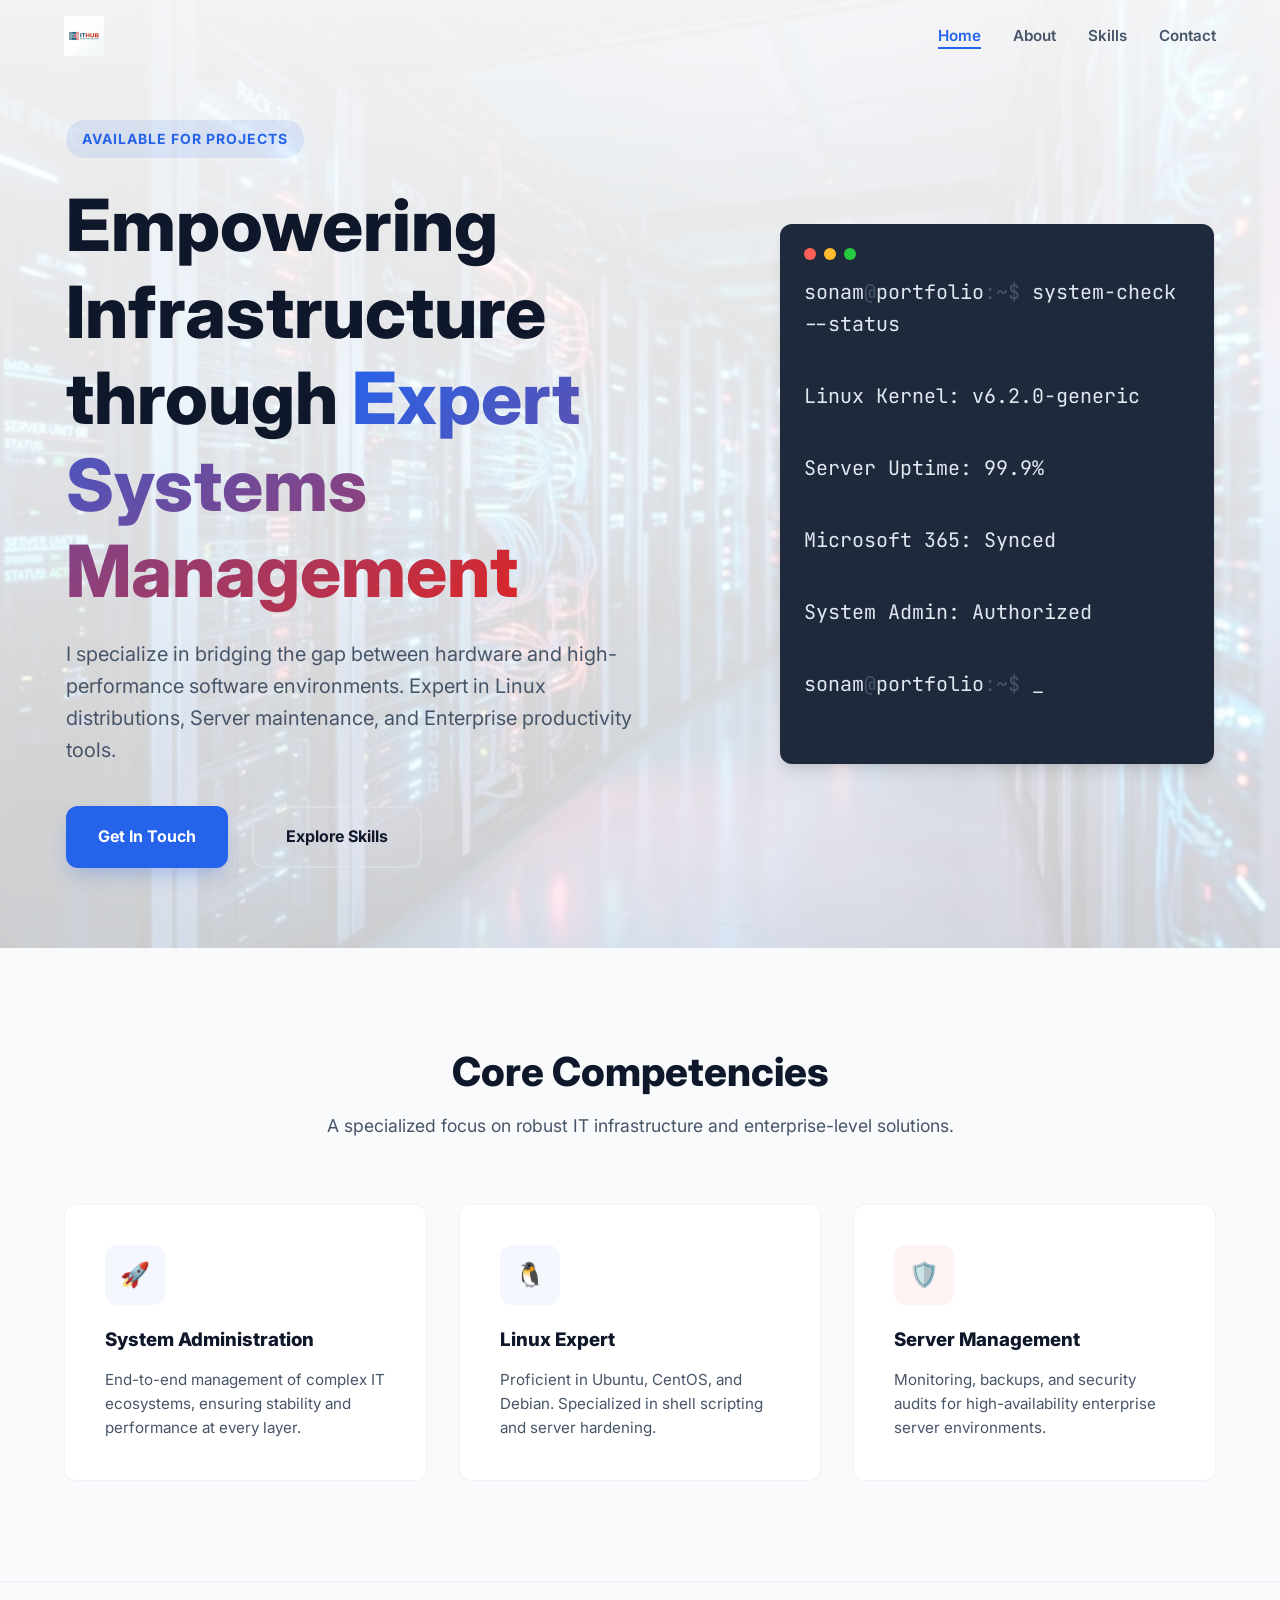
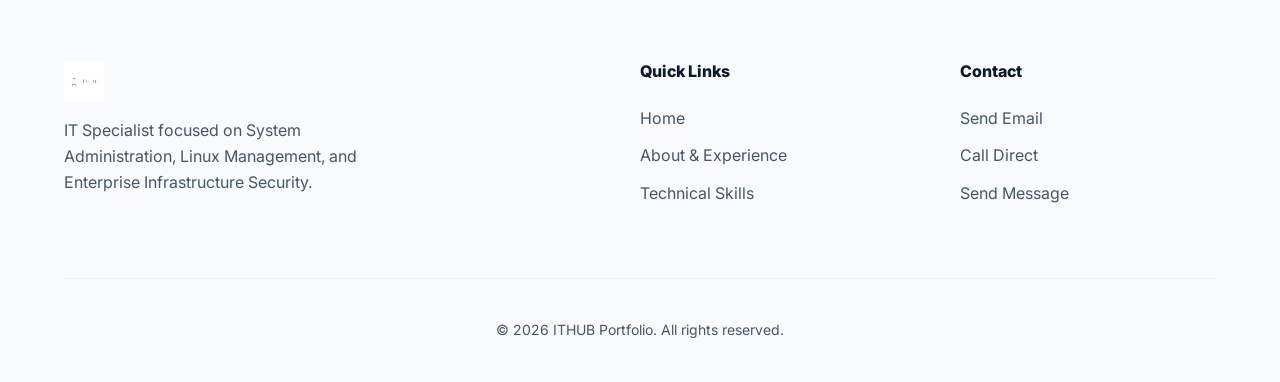
<file: index.html>
<!DOCTYPE html>
<html lang="en">
<head>
    <meta charset="UTF-8">
    <meta name="viewport" content="width=device-width, initial-scale=1.0">
    <title>ITHUB | IT Specialist Portfolio</title>
    <meta name="description" content="Portfolio of a skilled IT Student specializing in System Administration, Server Management, Linux, and Microsoft Office solutions.">
    <meta name="keywords" content="System Administration, Server Management, Linux Expert, Microsoft Office, IT Specialist, Portfolio">
    
    <!-- Open Graph / Facebook -->
    <meta property="og:type" content="website">
    <meta property="og:url" content="https://ithub.pages.dev/">
    <meta property="og:title" content="ITHUB | IT Specialist Portfolio">
    <meta property="og:description" content="Professional IT services focusing on Linux Servers, Enterprise Administration, and System Optimization.">

    <!-- Styles -->
    <link rel="stylesheet" href="styles/global.css">
    <!-- Google Fonts -->
    <link rel="preconnect" href="https://fonts.googleapis.com">
    <link rel="preconnect" href="https://fonts.gstatic.com" crossorigin>
    <link href="https://fonts.googleapis.com/css2?family=Inter:wght@400;600;700;800&family=JetBrains+Mono&display=swap" rel="stylesheet">
    
    <!-- Favicon -->
    <link rel="icon" type="image/x-icon" href="assets/favicon.ico">
</head>
<body>

    <div id="navbar"></div>

    <main>
        <!-- Hero Section -->
        <section class="hero">
            <div class="container hero-grid">
                <div class="hero-content animate-up">
                    <span class="badge">Available for Projects</span>
                    <h1>Empowering Infrastructure through <span>Expert Systems Management</span></h1>
                    <p>I specialize in bridging the gap between hardware and high-performance software environments. Expert in Linux distributions, Server maintenance, and Enterprise productivity tools.</p>
                    <div class="cta-group">
                        <a href="contact.html" class="btn btn-primary">Get In Touch</a>
                        <a href="skills.html" class="btn btn-secondary">Explore Skills</a>
                    </div>
                </div>
                <div class="hero-visual animate-up" style="animation-delay: 0.2s;">
                    <div class="terminal-card">
                        <div class="terminal-header">
                            <div class="dot red"></div>
                            <div class="dot yellow"></div>
                            <div class="dot green"></div>
                        </div>
                        <div class="terminal-body">
                            <p class="terminal-line"><span class="user">sonam</span>@<span class="path">portfolio</span>:~$ <span class="cmd">system-check --status</span></p>
                            <p class="terminal-line"><span>Linux Kernel:</span> <span class="cmd">v6.2.0-generic</span></p>
                            <p class="terminal-line"><span>Server Uptime:</span> <span class="cmd">99.9%</span></p>
                            <p class="terminal-line"><span>Microsoft 365:</span> <span class="cmd">Synced</span></p>
                            <p class="terminal-line"><span>System Admin:</span> <span class="cmd">Authorized</span></p>
                            <p class="terminal-line"><span class="user">sonam</span>@<span class="path">portfolio</span>:~$ <span class="cmd">_</span></p>
                        </div>
                    </div>
                </div>
            </div>
        </section>

        <!-- Brief Features -->
        <section class="section-padding bg-offset">
            <div class="container">
                <div class="section-header align-center">
                    <h2 class="animate-up">Core Competencies</h2>
                    <p class="animate-up">A specialized focus on robust IT infrastructure and enterprise-level solutions.</p>
                </div>
                <div class="grid">
                    <div class="card animate-up" style="animation-delay: 0.1s;">
                        <div class="card-icon">🚀</div>
                        <h3>System Administration</h3>
                        <p>End-to-end management of complex IT ecosystems, ensuring stability and performance at every layer.</p>
                    </div>
                    <div class="card animate-up" style="animation-delay: 0.2s;">
                        <div class="card-icon">🐧</div>
                        <h3>Linux Expert</h3>
                        <p>Proficient in Ubuntu, CentOS, and Debian. Specialized in shell scripting and server hardening.</p>
                    </div>
                    <div class="card red-accent animate-up" style="animation-delay: 0.3s;">
                        <div class="card-icon">🛡️</div>
                        <h3>Server Management</h3>
                        <p>Monitoring, backups, and security audits for high-availability enterprise server environments.</p>
                    </div>
                </div>
            </div>
        </section>
    </main>

    <div id="footer"></div>

    <!-- Scripts -->
    <script src="js/components.js"></script>
</body>
</html>
</file>
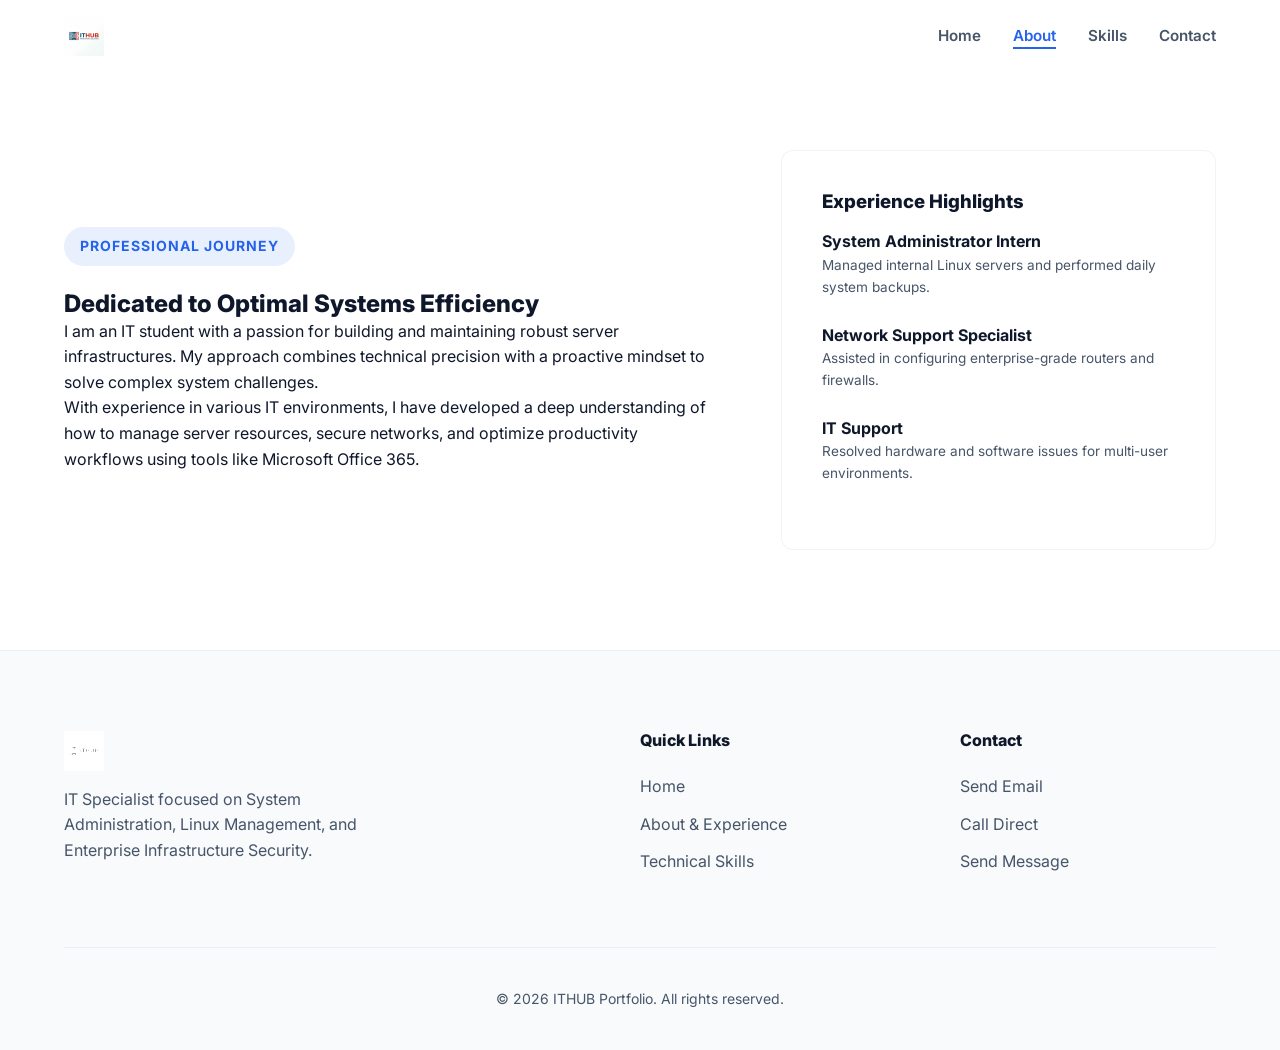
<file: about.html>
<!DOCTYPE html>
<html lang="en">
<head>
    <meta charset="UTF-8">
    <meta name="viewport" content="width=device-width, initial-scale=1.0">
    <title>About | IITHUB Portfolio</title>
    <link rel="stylesheet" href="styles/global.css">
    <link rel="preconnect" href="https://fonts.googleapis.com">
    <link rel="preconnect" href="https://fonts.gstatic.com" crossorigin>
    <link href="https://fonts.googleapis.com/css2?family=Inter:wght@400;600;700;800&family=JetBrains+Mono&display=swap" rel="stylesheet">
</head>
<body>

    <div id="navbar"></div>

    <main class="section-padding" style="margin-top: 50px;">
        <div class="container">
            <div class="hero-grid">
                <div class="animate-up">
                    <span class="badge">Professional Journey</span>
                    <h2>Dedicated to <span>Optimal Systems Efficiency</span></h2>
                    <p>I am an IT student with a passion for building and maintaining robust server infrastructures. My approach combines technical precision with a proactive mindset to solve complex system challenges.</p>
                    <p>With experience in various IT environments, I have developed a deep understanding of how to manage server resources, secure networks, and optimize productivity workflows using tools like Microsoft Office 365.</p>
                </div>
                <div class="animate-up" style="animation-delay: 0.1s;">
                    <div class="card">
                        <h3>Experience Highlights</h3>
                        <ul class="footer-links" style="margin-top: 1rem;">
                            <li style="margin-bottom: 1.5rem;">
                                <strong>System Administrator Intern</strong>
                                <p style="font-size: 0.85rem;">Managed internal Linux servers and performed daily system backups.</p>
                            </li>
                            <li style="margin-bottom: 1.5rem;">
                                <strong>Network Support Specialist</strong>
                                <p style="font-size: 0.85rem;">Assisted in configuring enterprise-grade routers and firewalls.</p>
                            </li>
                            <li style="margin-bottom: 1.5rem;">
                                <strong>IT Support</strong>
                                <p style="font-size: 0.85rem;">Resolved hardware and software issues for multi-user environments.</p>
                            </li>
                        </ul>
                    </div>
                </div>
            </div>
        </div>
    </main>

    <div id="footer"></div>

    <script src="js/components.js"></script>
</body>
</html>
</file>
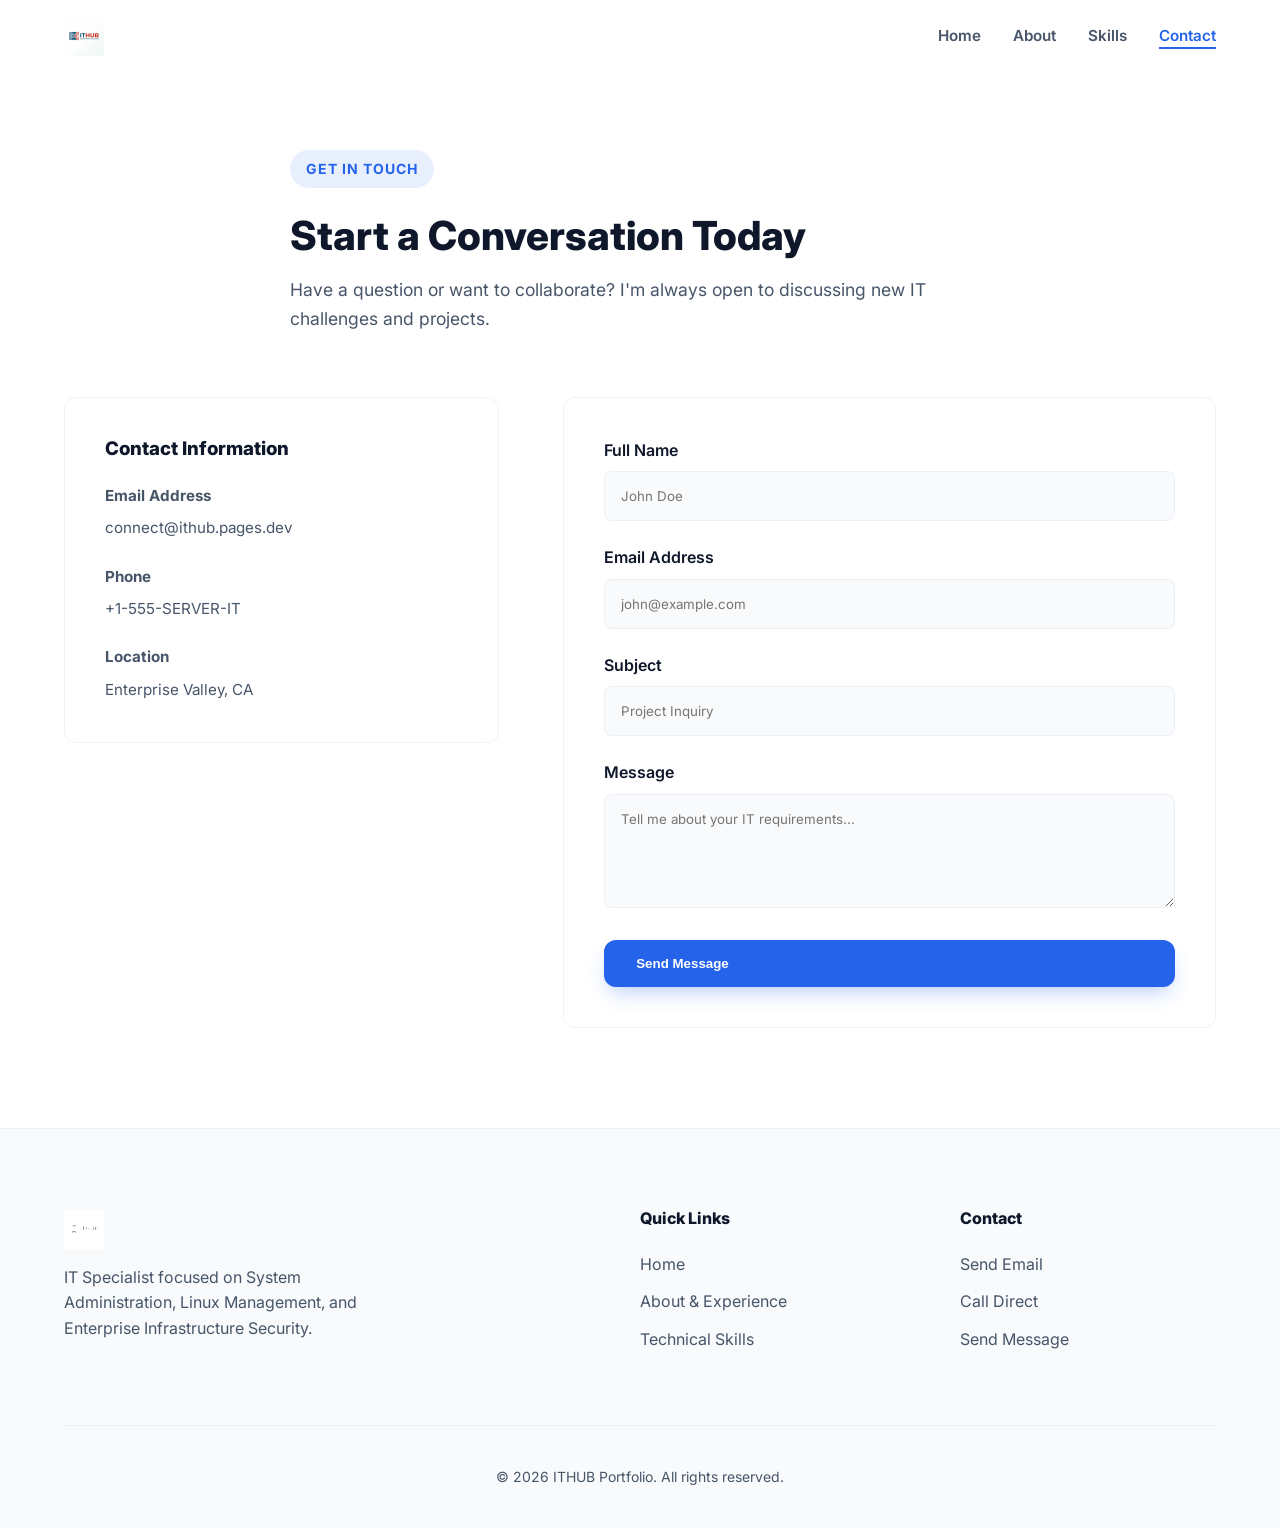
<file: contact.html>
<!DOCTYPE html>
<html lang="en">
<head>
    <meta charset="UTF-8">
    <meta name="viewport" content="width=device-width, initial-scale=1.0">
    <title>Contact Me | IITHUB Portfolio</title>
    <link rel="stylesheet" href="styles/global.css">
    <link rel="preconnect" href="https://fonts.googleapis.com">
    <link rel="preconnect" href="https://fonts.gstatic.com" crossorigin>
    <link href="https://fonts.googleapis.com/css2?family=Inter:wght@400;600;700;800&family=JetBrains+Mono&display=swap" rel="stylesheet">
</head>
<body>

    <div id="navbar"></div>

    <main class="section-padding" style="margin-top: 50px;">
        <div class="container">
            <div class="section-header animate-up">
                <span class="badge">Get in Touch</span>
                <h2>Start a <span>Conversation Today</span></h2>
                <p>Have a question or want to collaborate? I'm always open to discussing new IT challenges and projects.</p>
            </div>

            <div class="contact-container">
                <div class="contact-info animate-up">
                    <div class="card" style="margin-bottom: 2rem;">
                        <h3>Contact Information</h3>
                        <p style="margin: 1.5rem 0 0.5rem 0;"><strong>Email Address</strong></p>
                        <p>connect@ithub.pages.dev</p>
                        <p style="margin: 1.5rem 0 0.5rem 0;"><strong>Phone</strong></p>
                        <p>+1-555-SERVER-IT</p>
                        <p style="margin: 1.5rem 0 0.5rem 0;"><strong>Location</strong></p>
                        <p>Enterprise Valley, CA</p>
                    </div>
                </div>

                <div class="contact-form-wrapper animate-up" style="animation-delay: 0.1s;">
                    <form id="contactForm" class="card">
                        <div class="input-group">
                            <label for="name">Full Name</label>
                            <input type="text" id="name" name="name" placeholder="John Doe" required>
                        </div>
                        <div class="input-group">
                            <label for="email">Email Address</label>
                            <input type="email" id="email" name="email" placeholder="john@example.com" required>
                        </div>
                        <div class="input-group">
                            <label for="subject">Subject</label>
                            <input type="text" id="subject" name="subject" placeholder="Project Inquiry" required>
                        </div>
                        <div class="input-group">
                            <label for="message">Message</label>
                            <textarea id="message" name="message" rows="5" placeholder="Tell me about your IT requirements..." required></textarea>
                        </div>
                        <button type="submit" class="btn btn-primary" style="width: 100%;">Send Message</button>
                    </form>
                </div>
            </div>
        </div>
    </main>

    <div id="footer"></div>

    <script src="js/components.js"></script>
</body>
</html>
</file>
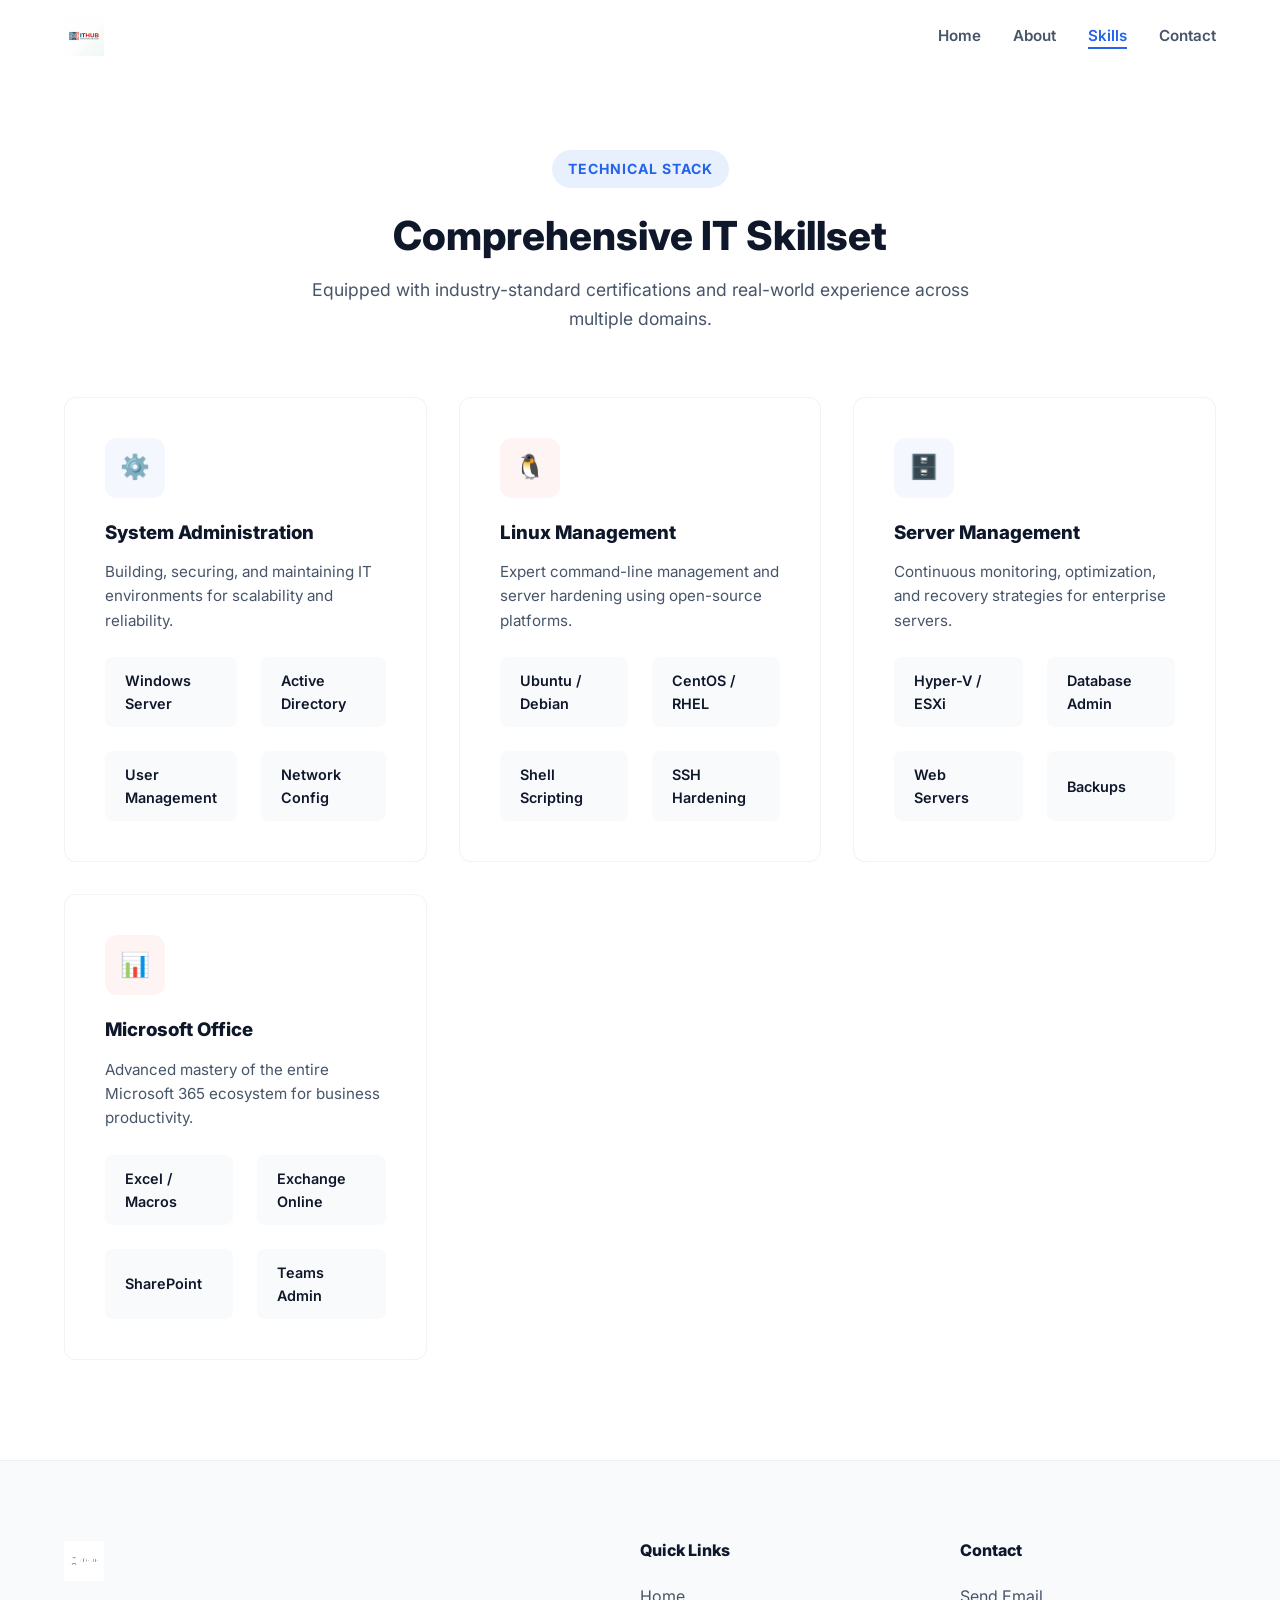
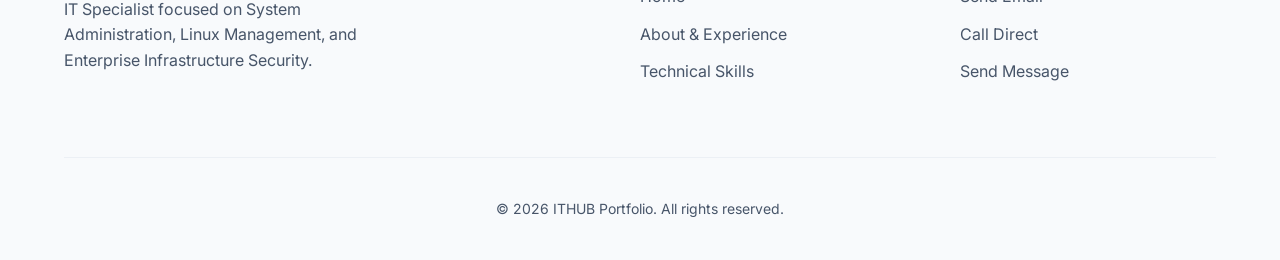
<file: skills.html>
<!DOCTYPE html>
<html lang="en">
<head>
    <meta charset="UTF-8">
    <meta name="viewport" content="width=device-width, initial-scale=1.0">
    <title>Skills & Expertise | IITHUB Portfolio</title>
    <link rel="stylesheet" href="styles/global.css">
    <link rel="preconnect" href="https://fonts.googleapis.com">
    <link rel="preconnect" href="https://fonts.gstatic.com" crossorigin>
    <link href="https://fonts.googleapis.com/css2?family=Inter:wght@400;600;700;800&family=JetBrains+Mono&display=swap" rel="stylesheet">
</head>
<body>

    <div id="navbar"></div>

    <main class="section-padding" style="margin-top: 50px;">
        <div class="container">
            <div class="section-header align-center animate-up">
                <span class="badge">Technical Stack</span>
                <h2>Comprehensive <span>IT Skillset</span></h2>
                <p>Equipped with industry-standard certifications and real-world experience across multiple domains.</p>
            </div>

            <div class="grid">
                <!-- System Administration Card -->
                <div class="card animate-up" style="animation-delay: 0.1s;">
                    <div class="card-icon">⚙️</div>
                    <h3>System Administration</h3>
                    <p>Building, securing, and maintaining IT environments for scalability and reliability.</p>
                    <div class="skills-grid">
                        <div class="skill-item">Windows Server</div>
                        <div class="skill-item">Active Directory</div>
                        <div class="skill-item">User Management</div>
                        <div class="skill-item">Network Config</div>
                    </div>
                </div>

                <!-- Linux Card -->
                <div class="card red-accent animate-up" style="animation-delay: 0.2s;">
                    <div class="card-icon">🐧</div>
                    <h3>Linux Management</h3>
                    <p>Expert command-line management and server hardening using open-source platforms.</p>
                    <div class="skills-grid">
                        <div class="skill-item">Ubuntu / Debian</div>
                        <div class="skill-item">CentOS / RHEL</div>
                        <div class="skill-item">Shell Scripting</div>
                        <div class="skill-item">SSH Hardening</div>
                    </div>
                </div>

                <!-- Server Management -->
                <div class="card animate-up" style="animation-delay: 0.3s;">
                    <div class="card-icon">🗄️</div>
                    <h3>Server Management</h3>
                    <p>Continuous monitoring, optimization, and recovery strategies for enterprise servers.</p>
                    <div class="skills-grid">
                        <div class="skill-item">Hyper-V / ESXi</div>
                        <div class="skill-item">Database Admin</div>
                        <div class="skill-item">Web Servers</div>
                        <div class="skill-item">Backups</div>
                    </div>
                </div>

                <!-- Office / Productivity -->
                <div class="card red-accent animate-up" style="animation-delay: 0.4s;">
                    <div class="card-icon">📊</div>
                    <h3>Microsoft Office</h3>
                    <p>Advanced mastery of the entire Microsoft 365 ecosystem for business productivity.</p>
                    <div class="skills-grid">
                        <div class="skill-item">Excel / Macros</div>
                        <div class="skill-item">Exchange Online</div>
                        <div class="skill-item">SharePoint</div>
                        <div class="skill-item">Teams Admin</div>
                    </div>
                </div>
            </div>
        </div>
    </main>

    <div id="footer"></div>

    <script src="js/components.js"></script>
</body>
</html>
</file>
<file: styles/global.css>
:root {
  --primary-blue: #2563eb;
  --secondary-blue: #1e40af;
  --accent-red: #dc2626;
  --accent-red-hover: #b91c1c;
  --bg-white: #ffffff;
  --bg-offset: #f8fafc;
  --text-main: #0f172a;
  --text-muted: #475569;
  --glass-bg: rgba(255, 255, 255, 0.8);
  --glass-border: rgba(226, 232, 240, 0.5);
  --shadow-sm: 0 1px 3px rgba(0,0,0,0.12);
  --shadow-md: 0 4px 6px -1px rgba(0,0,0,0.1), 0 2px 4px -1px rgba(0,0,0,0.06);
  --shadow-lg: 0 10px 15px -3px rgba(0,0,0,0.1), 0 4px 6px -2px rgba(0,0,0,0.05);
  --radius: 12px;
  --font-sans: 'Inter', -apple-system, BlinkMacSystemFont, "Segoe UI", Roboto, sans-serif;
  --transition: all 0.3s cubic-bezier(0.4, 0, 0.2, 1);
}

* {
  margin: 0;
  padding: 0;
  box-sizing: border-box;
}

html {
  scroll-behavior: smooth;
}

body {
  font-family: var(--font-sans);
  background-color: var(--bg-white);
  color: var(--text-main);
  line-height: 1.6;
  overflow-x: hidden;
}

h1, h2, h3, h4 {
  font-weight: 800;
  line-height: 1.2;
  color: var(--text-main);
}

a {
  text-decoration: none;
  color: inherit;
  transition: var(--transition);
}

ul {
  list-style: none;
}

/* Layout Utilities */
.container {
  max-width: 1200px;
  margin: 0 auto;
  padding: 0 1.5rem;
}

.section-padding {
  padding: 100px 0;
}

.bg-offset {
  background-color: var(--bg-offset);
}

.align-center {
  text-align: center;
}

.section-header {
  max-width: 700px;
  margin: 0 auto 4rem;
}

.section-header h2 {
  font-size: 2.5rem;
  margin-bottom: 1rem;
}

.section-header p {
  color: var(--text-muted);
  font-size: 1.1rem;
}

/* Navbar Style (for injection) */
.navbar {
  position: fixed;
  top: 0;
  left: 0;
  width: 100%;
  z-index: 1000;
  padding: 1rem 0;
  transition: var(--transition);
  background: transparent;
}

.navbar.scrolled {
  background: var(--glass-bg);
  backdrop-filter: blur(12px);
  border-bottom: 1px solid var(--glass-border);
  box-shadow: var(--shadow-sm);
  padding: 0.75rem 0;
}

.nav-container {
  display: flex;
  justify-content: space-between;
  align-items: center;
}

.logo {
  font-size: 1.5rem;
  font-weight: 800;
  color: var(--primary-blue);
  display: flex;
  align-items: center;
  gap: 0.5rem;
}

.logo span {
  color: var(--accent-red);
}

.nav-links {
  display: flex;
  gap: 2rem;
}

.nav-link {
  font-weight: 600;
  color: var(--text-muted);
  font-size: 0.95rem;
  position: relative;
}

.nav-link:hover, .nav-link.active {
  color: var(--primary-blue);
}

.nav-link::after {
  content: '';
  position: absolute;
  bottom: -4px;
  left: 0;
  width: 0;
  height: 2px;
  background-color: var(--primary-blue);
  transition: var(--transition);
}

.nav-link:hover::after, .nav-link.active::after {
  width: 100%;
}

.mobile-menu-btn {
  display: none;
  flex-direction: column;
  gap: 6px;
  cursor: pointer;
  z-index: 1001;
}

.mobile-menu-btn span {
  width: 30px;
  height: 2px;
  background-color: var(--text-main);
  transition: var(--transition);
  transform-origin: center;
}

.mobile-menu-btn.active span:nth-child(1) {
  transform: translateY(8px) rotate(45deg);
}

.mobile-menu-btn.active span:nth-child(2) {
  opacity: 0;
}

.mobile-menu-btn.active span:nth-child(3) {
  transform: translateY(-8px) rotate(-45deg);
}

@media (max-width: 768px) {
  .mobile-menu-btn {
    display: flex;
  }

  .nav-links {
    position: fixed;
    top: 0;
    right: -100%;
    width: 80%;
    height: 100vh;
    background: var(--bg-white);
    flex-direction: column;
    justify-content: center;
    align-items: center;
    gap: 3rem;
    box-shadow: -10px 0 30px rgba(0,0,0,0.1);
    transition: var(--transition);
  }

  .nav-links.mobile-active {
    right: 0;
  }
}

/* Hero Section */
.hero {
  min-height: 100vh;
  display: flex;
  align-items: center;
  padding: 120px 0 80px;
  background: linear-gradient(to bottom, rgba(255, 255, 255, 0.95), rgba(255, 255, 255, 0.8)), 
              url('../assets/hero_bg.png') center/cover no-repeat;
  position: relative;
}

.hero-content {
  max-width: 650px;
}

.hero-grid {
  display: grid;
  grid-template-columns: 1.2fr 0.8fr;
  align-items: center;
  gap: 4rem;
}

@media (max-width: 992px) {
  .hero-grid {
    grid-template-columns: 1fr;
    text-align: center;
    gap: 3rem;
  }
  
  .hero-content {
    max-width: 100%;
    margin: 0 auto;
  }
  
  .cta-group {
    justify-content: center;
  }
}

.badge {
  display: inline-block;
  padding: 0.5rem 1rem;
  background: rgba(37, 99, 235, 0.1);
  color: var(--primary-blue);
  border-radius: 50px;
  font-size: 0.875rem;
  font-weight: 700;
  text-transform: uppercase;
  letter-spacing: 1px;
  margin-bottom: 1.5rem;
}

.hero h1 {
  font-size: clamp(2.5rem, 8vw, 4.5rem);
  margin-bottom: 1.5rem;
}

.hero h1 span {
  background: linear-gradient(135deg, var(--primary-blue), var(--accent-red));
  -webkit-background-clip: text;
  -webkit-text-fill-color: transparent;
}

.hero p {
  font-size: 1.25rem;
  color: var(--text-muted);
  margin-bottom: 2.5rem;
  max-width: 600px;
}

.cta-group {
  display: flex;
  gap: 1.5rem;
  flex-wrap: wrap;
}

.btn {
  padding: 1rem 2rem;
  border-radius: var(--radius);
  font-weight: 700;
  display: inline-flex;
  align-items: center;
  gap: 0.75rem;
  cursor: pointer;
  border: none;
}

.btn-primary {
  background-color: var(--primary-blue);
  color: white;
  box-shadow: 0 10px 20px -5px rgba(37, 99, 235, 0.3);
}

.btn-primary:hover {
  background-color: var(--secondary-blue);
  transform: translateY(-2px);
  box-shadow: 0 15px 25px -5px rgba(37, 99, 235, 0.4);
}

.btn-secondary {
  background-color: transparent;
  color: var(--text-main);
  border: 2px solid var(--glass-border);
}

.btn-secondary:hover {
  border-color: var(--primary-blue);
  color: var(--primary-blue);
  background: rgba(37, 99, 235, 0.05);
}

/* Skills/Services Grid */
.grid {
  display: grid;
  grid-template-columns: repeat(auto-fit, minmax(280px, 1fr));
  gap: 2rem;
  margin-top: 3rem;
}

.card {
  background: white;
  padding: 2.5rem;
  border-radius: var(--radius);
  border: 1px solid var(--glass-border);
  transition: var(--transition);
}

.card:hover {
  transform: translateY(-10px);
  border-color: var(--primary-blue);
  box-shadow: var(--shadow-lg);
}

.card-icon {
  width: 60px;
  height: 60px;
  background: rgba(37, 99, 235, 0.05);
  border-radius: 12px;
  display: flex;
  align-items: center;
  justify-content: center;
  margin-bottom: 1.5rem;
  font-size: 1.5rem;
  color: var(--primary-blue);
}

.card.red-accent .card-icon {
  background: rgba(220, 38, 38, 0.05);
  color: var(--accent-red);
}

.card.red-accent:hover {
  border-color: var(--accent-red);
}

.card h3 {
  margin-bottom: 1rem;
}

.card p {
  color: var(--text-muted);
  font-size: 0.95rem;
}

.skills-grid {
  display: grid;
  grid-template-columns: repeat(2, 1fr);
  gap: 1.5rem;
  margin-top: 1.5rem;
}

@media (max-width: 480px) {
  .skills-grid {
    grid-template-columns: 1fr;
  }
}

.skill-item {
  display: flex;
  align-items: center;
  gap: 10px;
  background: var(--bg-offset);
  padding: 12px 20px;
  border-radius: 8px;
  font-weight: 600;
  font-size: 0.9rem;
}

.skill-item i {
  color: var(--primary-blue);
}

/* Footer (for injection) */
.footer {
  background: var(--bg-offset);
  padding: 80px 0 40px;
  border-top: 1px solid var(--glass-border);
}

.footer-content {
  display: grid;
  grid-template-columns: 2fr 1fr 1fr;
  gap: 4rem;
  margin-bottom: 60px;
}

@media (max-width: 768px) {
  .footer-content {
    grid-template-columns: 1fr;
    gap: 2rem;
  }
}

.footer-info p {
  color: var(--text-muted);
  margin-top: 1rem;
  max-width: 300px;
}

.footer-links h4 {
  margin-bottom: 1.5rem;
}

.footer-links ul li {
  margin-bottom: 0.75rem;
}

.footer-links ul li a {
  color: var(--text-muted);
}

.footer-links ul li a:hover {
  color: var(--primary-blue);
  padding-left: 5px;
}

.footer-bottom {
  text-align: center;
  padding-top: 40px;
  border-top: 1px solid var(--glass-border);
  color: var(--text-muted);
  font-size: 0.875rem;
}

/* Terminal Animation for Linux Feel */
.terminal-card {
  background: #1e293b;
  color: #fff;
  border-radius: 12px;
  padding: 1.5rem;
  font-family: 'Fira Code', 'JetBrains Mono', monospace;
  box-shadow: var(--shadow-lg);
  position: relative;
  overflow: hidden;
}

.terminal-header {
  display: flex;
  gap: 8px;
  margin-bottom: 1rem;
}

.dot {
  width: 12px;
  height: 12px;
  border-radius: 50%;
}

.dot.red { background: #ff5f56; }
.dot.yellow { background: #ffbd2e; }
.dot.green { background: #27c93f; }

.terminal-line {
  margin-bottom: 0.5rem;
}

.terminal-line span {
  color: #e2e8f0;
}

.cmd { color: #facc15; }
.path { color: #22d3ee; }
.user { color: #4ade80; }

/* Contact Specific */
.contact-container {
  display: grid;
  grid-template-columns: 1fr 1.5fr;
  gap: 4rem;
}

@media (max-width: 900px) {
  .contact-container {
    grid-template-columns: 1fr;
    gap: 2rem;
  }
}

.input-group {
  margin-bottom: 1.5rem;
}

.input-group label {
  display: block;
  margin-bottom: 0.5rem;
  font-weight: 600;
}

.input-group input, .input-group textarea {
  width: 100%;
  padding: 1rem;
  border: 1px solid var(--glass-border);
  border-radius: 8px;
  background: var(--bg-offset);
  font-family: inherit;
}

.input-group input:focus, .input-group textarea:focus {
  outline: none;
  border-color: var(--primary-blue);
  box-shadow: 0 0 0 4px rgba(37, 99, 235, 0.1);
}

/* Animations */
@keyframes fadeInUp {
  from {
    opacity: 0;
    transform: translateY(20px);
  }
  to {
    opacity: 1;
    transform: translateY(0);
  }
}

.animate-up {
  animation: fadeInUp 0.8s ease-out forwards;
}
</file>
